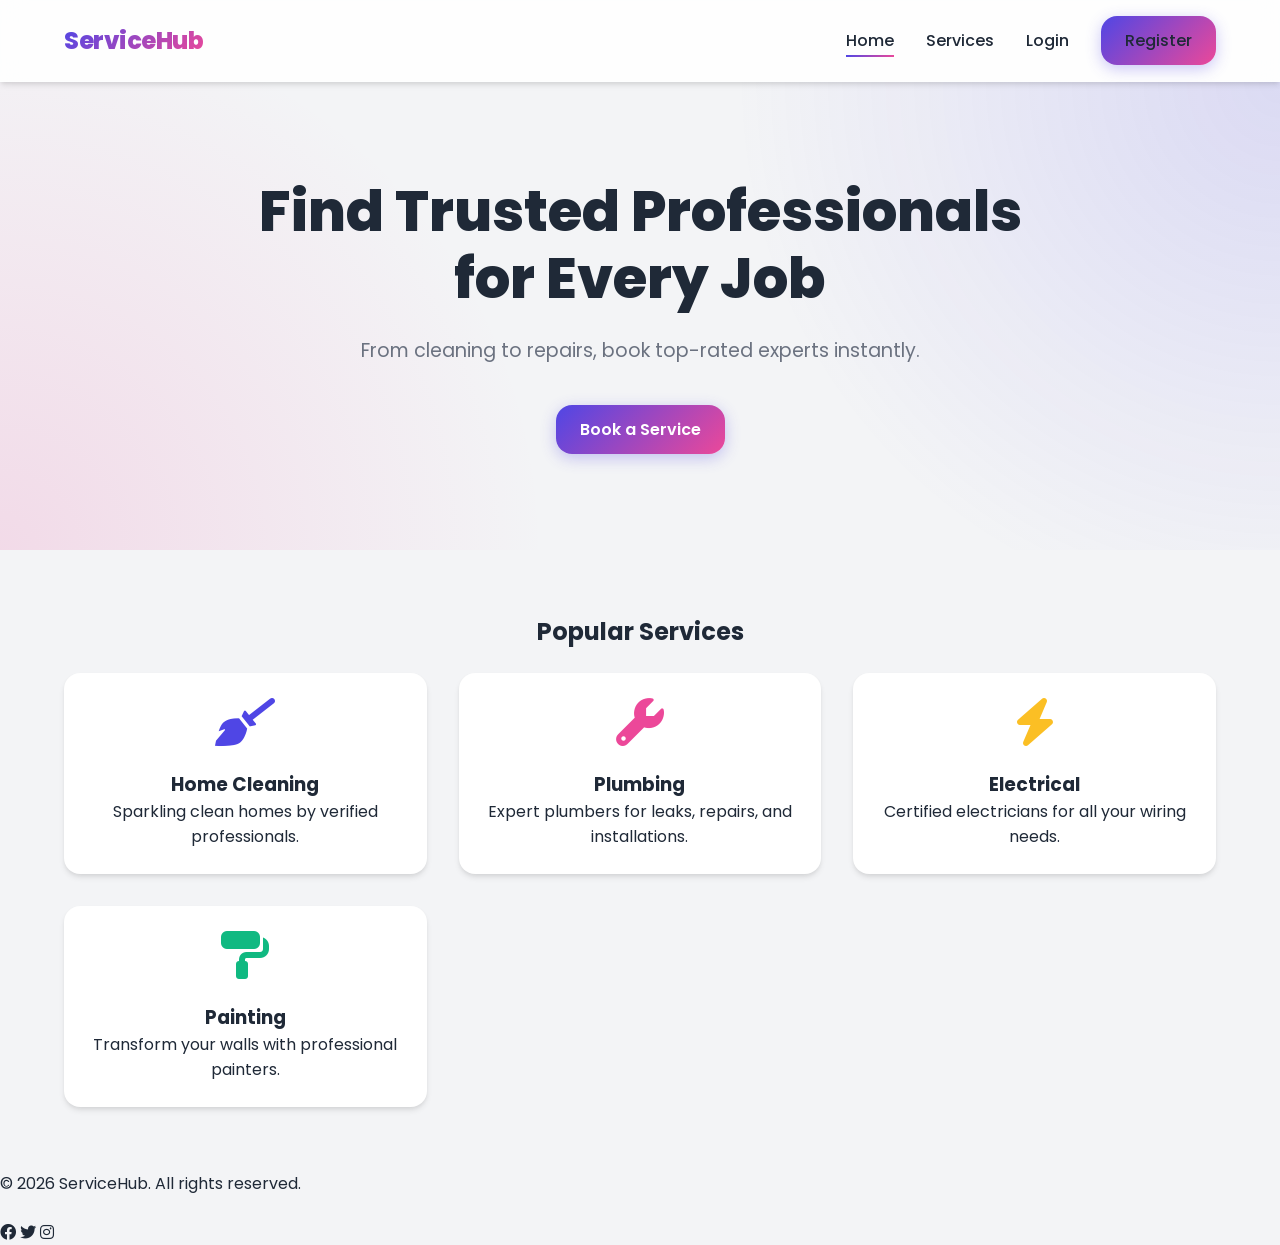
<file: servicehub/index.html>
<!DOCTYPE html>
<html lang="en">
<head>
    <meta charset="UTF-8">
    <meta name="viewport" content="width=device-width, initial-scale=1.0">
    <title>ServiceHub - Book Trusted Services</title>
    <link rel="stylesheet" href="css/style.css">
    <link href="https://fonts.googleapis.com/css2?family=Poppins:wght@300;400;500;600;700&display=swap" rel="stylesheet">
    <link rel="stylesheet" href="https://cdnjs.cloudflare.com/ajax/libs/font-awesome/6.0.0/css/all.min.css">
</head>
<body>
    <!-- Navbar -->
    <nav class="navbar">
        <div class="logo">ServiceHub</div>
        <div class="nav-links">
            <a href="index.html" class="active">Home</a>
            <a href="#services">Services</a>
            <a href="login.html">Login</a>
            <a href="register.html" class="btn btn-primary">Register</a>
        </div>
    </nav>

    <!-- Hero Section -->
    <section class="hero">
        <h1>Find Trusted Professionals<br>for Every Job</h1>
        <p>From cleaning to repairs, book top-rated experts instantly.</p>
        <a href="register.html" class="btn btn-primary">Book a Service</a>
    </section>

    <!-- Services Preview -->
    <section id="services" class="container" style="padding: 4rem 5%;">
        <h2 class="text-center mb-4">Popular Services</h2>
        <div class="grid-container">
            <div class="card text-center">
                <i class="fas fa-broom fa-3x mb-4" style="color: var(--primary-color);"></i>
                <h3>Home Cleaning</h3>
                <p class="text-light mt-2">Sparkling clean homes by verified professionals.</p>
            </div>
            <div class="card text-center">
                <i class="fas fa-wrench fa-3x mb-4" style="color: var(--secondary-color);"></i>
                <h3>Plumbing</h3>
                <p class="text-light mt-2">Expert plumbers for leaks, repairs, and installations.</p>
            </div>
            <div class="card text-center">
                <i class="fas fa-bolt fa-3x mb-4" style="color: #fbbf24;"></i>
                <h3>Electrical</h3>
                <p class="text-light mt-2">Certified electricians for all your wiring needs.</p>
            </div>
            <div class="card text-center">
                <i class="fas fa-paint-roller fa-3x mb-4" style="color: #10b981;"></i>
                <h3>Painting</h3>
                <p class="text-light mt-2">Transform your walls with professional painters.</p>
            </div>
        </div>
    </section>

    <!-- Footer -->
    <footer>
        <p>&copy; 2026 ServiceHub. All rights reserved.</p>
        <div class="social-links mt-4">
            <a href="#"><i class="fab fa-facebook"></i></a>
            <a href="#"><i class="fab fa-twitter"></i></a>
            <a href="#"><i class="fab fa-instagram"></i></a>
        </div>
    </footer>

    <script src="js/auth.js"></script>
    <script src="js/app.js"></script>
</body>
</html>
</file>
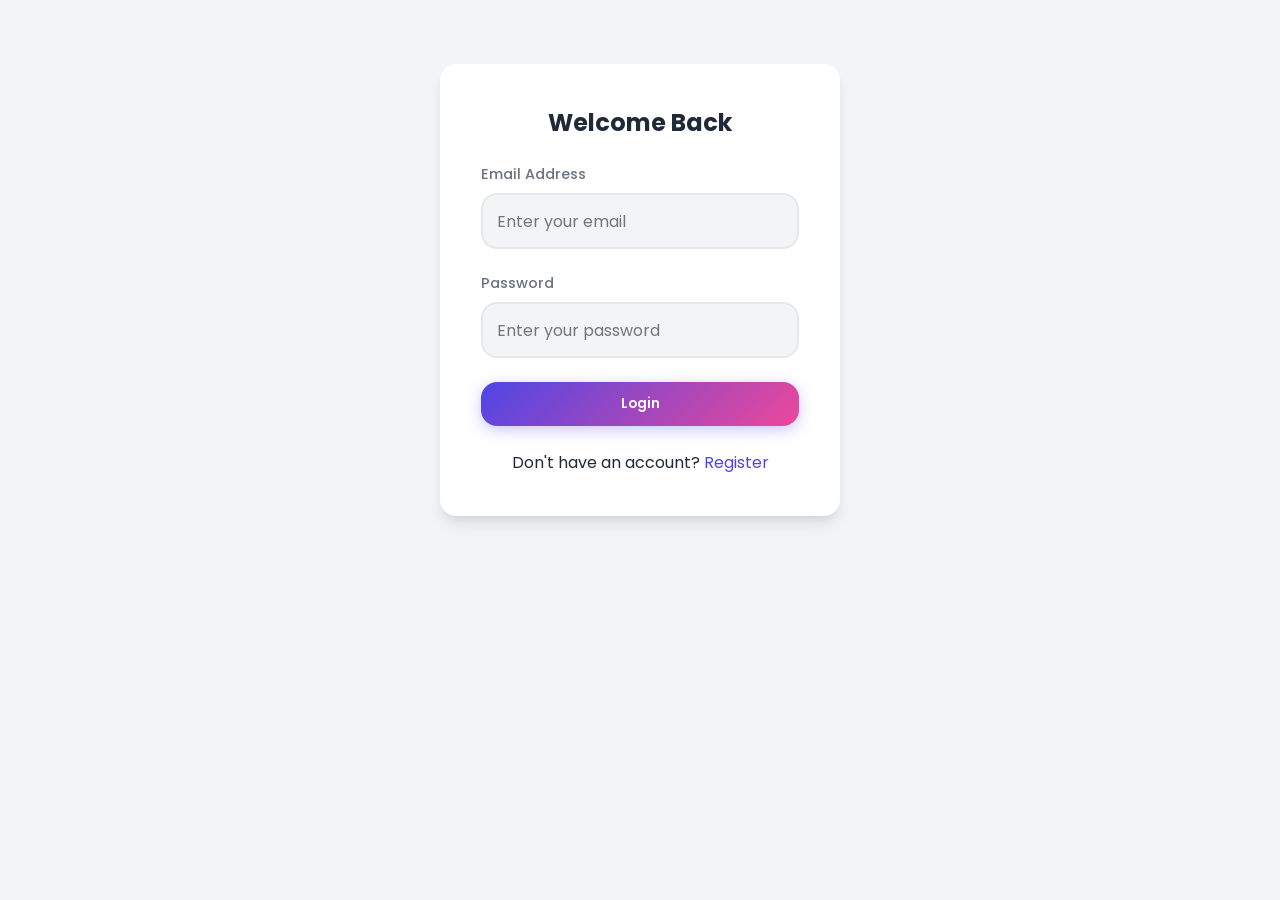
<file: servicehub/bookings.html>
<!DOCTYPE html>
<html lang="en">
<head>
    <meta charset="UTF-8">
    <meta name="viewport" content="width=device-width, initial-scale=1.0">
    <title>My Bookings - ServiceHub</title>
    <link rel="stylesheet" href="css/style.css">
    <link href="https://fonts.googleapis.com/css2?family=Poppins:wght@300;400;500;600;700&display=swap" rel="stylesheet">
    <link rel="stylesheet" href="https://cdnjs.cloudflare.com/ajax/libs/font-awesome/6.0.0/css/all.min.css">
</head>
<body>
    <!-- Navbar -->
    <nav class="navbar">
        <div class="logo">ServiceHub</div>
        <div class="nav-links">
            <a href="dashboard-customer.html">Dashboard</a>
            <a href="bookings.html" class="active">My Bookings</a>
            <a href="profile.html">Profile</a>
            <a href="#" id="logoutBtn">Logout</a>
        </div>
    </nav>

    <div class="dashboard-container">
        <!-- Sidebar -->
        <aside class="sidebar">
            <ul class="sidebar-menu">
                <li><a href="dashboard-customer.html"><i class="fas fa-home"></i> Overview</a></li>
                <li><a href="bookings.html" class="active"><i class="fas fa-calendar-alt"></i> My Bookings</a></li>
                <li><a href="profile.html"><i class="fas fa-user"></i> Profile</a></li>
            </ul>
        </aside>

        <!-- Main Content -->
        <main class="main-content">
            <h2 class="mb-4">My Bookings</h2>

            <!-- Filter Tabs -->
            <div class="mb-4">
                <button class="btn btn-outline btn-sm active" onclick="filterBookings('all')">All</button>
                <button class="btn btn-outline btn-sm" onclick="filterBookings('pending')">Pending</button>
                <button class="btn btn-outline btn-sm" onclick="filterBookings('accepted')">Accepted</button>
                <button class="btn btn-outline btn-sm" onclick="filterBookings('completed')">Completed</button>
                <button class="btn btn-outline btn-sm" onclick="filterBookings('cancelled')">Cancelled</button>
            </div>

            <div id="bookingsList" class="grid-container">
                <!-- Bookings will be loaded here dynamically -->
            </div>
        </main>
    </div>

    <!-- Rating Modal -->
    <div id="ratingModal" class="modal">
        <div class="modal-content">
            <span class="close-modal">&times;</span>
            <h3>Rate Service</h3>
            <form id="ratingForm">
                <input type="hidden" id="ratingBookingId">
                <div class="form-group">
                    <label>Rating</label>
                    <div class="rating-stars">
                        <input type="radio" name="rating" value="5" id="star5"><label for="star5">★</label>
                        <input type="radio" name="rating" value="4" id="star4"><label for="star4">★</label>
                        <input type="radio" name="rating" value="3" id="star3"><label for="star3">★</label>
                        <input type="radio" name="rating" value="2" id="star2"><label for="star2">★</label>
                        <input type="radio" name="rating" value="1" id="star1"><label for="star1">★</label>
                    </div>
                </div>
                <div class="form-group">
                    <label>Comment</label>
                    <textarea id="ratingComment" class="form-control" rows="3"></textarea>
                </div>
                <button type="submit" class="btn btn-primary w-100">Submit Review</button>
            </form>
        </div>
    </div>

    <script src="js/auth.js"></script>
    <script src="js/app.js"></script>
    <script src="js/booking.js"></script>
    <script src="js/rating.js"></script>
    <script>
        // Custom filter function for this page
        function filterBookings(status) {
            const user = Auth.getCurrentUser();
            if (!user) return;

            const bookings = JSON.parse(localStorage.getItem('bookings')) || [];
            const userBookings = bookings.filter(b =>
                user.role === 'customer' ? b.customerId === user.id : b.providerId === user.id
            );

            const container = document.getElementById('bookingsList');
            container.innerHTML = '';

            const filtered = status === 'all' ? userBookings : userBookings.filter(b => b.status === status);

            if (filtered.length === 0) {
                container.innerHTML = '<p class="text-muted">No bookings found.</p>';
                return;
            }

            filtered.forEach(booking => {
                const card = document.createElement('div');
                card.className = `booking-card ${booking.status}`;
                card.innerHTML = `
                    <div class="flex-between mb-2">
                        <h4>${booking.serviceName}</h4>
                        <span class="status-badge ${booking.status}">${booking.status}</span>
                    </div>
                    <div class="booking-details text-muted">
                        <p><i class="far fa-calendar"></i> ${booking.date} at ${booking.time}</p>
                        <p><i class="fas fa-map-marker-alt"></i> ${booking.address}</p>
                        <p class="mt-2"><strong class="text-primary">${App.formatCurrency(booking.price)}</strong></p>
                        ${user.role === 'provider' ? `<p>Customer: ${booking.customerName}</p>` : `<p>Provider: ${booking.providerName}</p>`}
                    </div>
                    <div class="booking-actions mt-3">
                        ${Booking.renderActions(booking, user.role)}
                    </div>
                `;
                container.appendChild(card);
            });

            // Update active button state
            document.querySelectorAll('.btn-outline').forEach(btn => {
                btn.classList.remove('active', 'btn-primary');
                if (btn.innerText.toLowerCase() === status || (status === 'all' && btn.innerText === 'All')) {
                    btn.classList.add('active', 'btn-primary');
                }
            });
        }

        // Initial load
        document.addEventListener('DOMContentLoaded', () => {
            filterBookings('all');
        });
    </script>
</body>
</html>
</file>
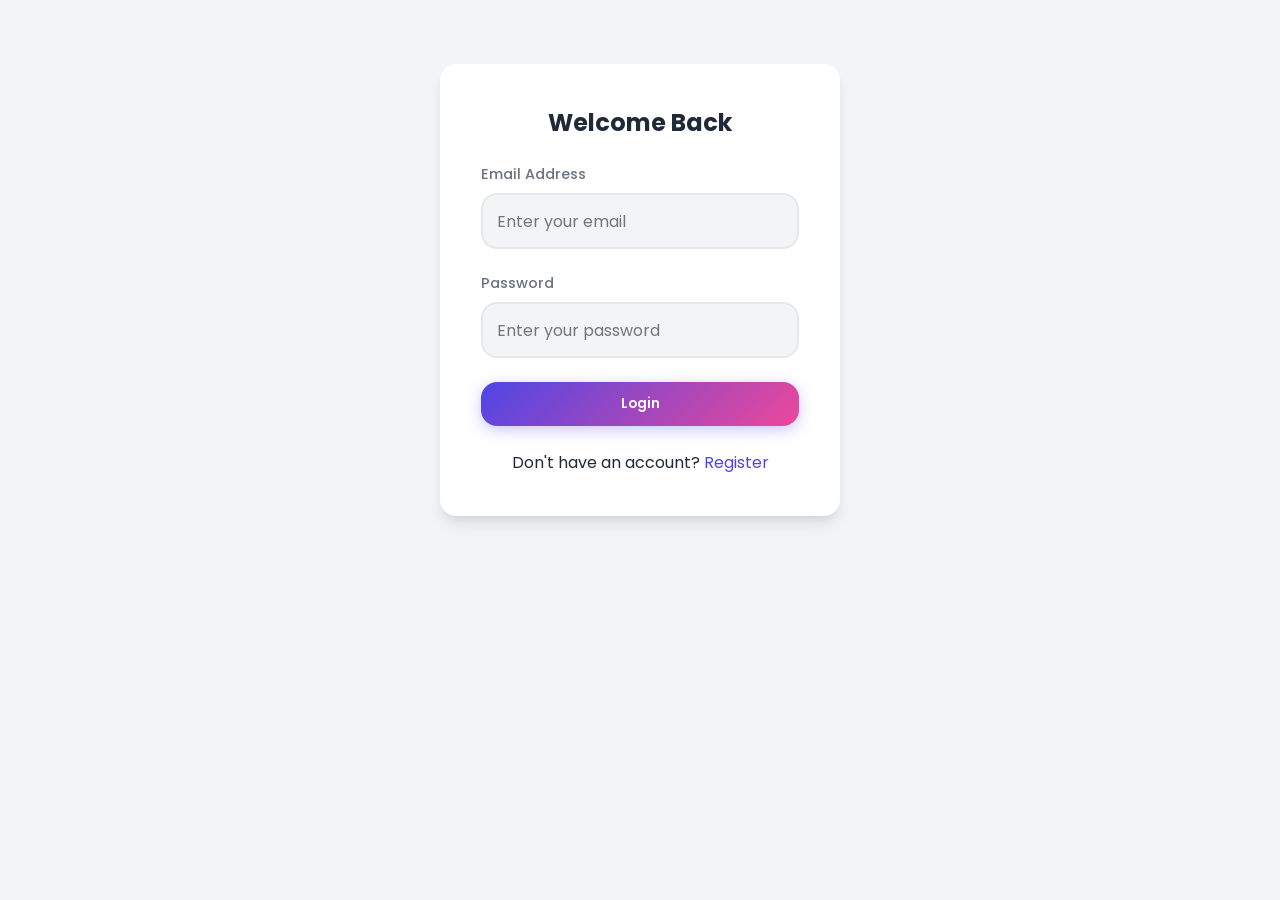
<file: servicehub/dashboard-customer.html>
<!DOCTYPE html>
<html lang="en">
<head>
    <meta charset="UTF-8">
    <meta name="viewport" content="width=device-width, initial-scale=1.0">
    <title>Customer Dashboard - ServiceHub</title>
    <link rel="stylesheet" href="css/style.css">
    <link href="https://fonts.googleapis.com/css2?family=Poppins:wght@300;400;500;600;700&display=swap" rel="stylesheet">
    <link rel="stylesheet" href="https://cdnjs.cloudflare.com/ajax/libs/font-awesome/6.0.0/css/all.min.css">
</head>
<body>
    <!-- Navbar -->
    <nav class="navbar">
        <div class="logo">ServiceHub</div>
        <div class="nav-links">
            <a href="dashboard-customer.html" class="active">Dashboard</a>
            <a href="bookings.html">My Bookings</a>
            <a href="profile.html">Profile</a>
            <a href="#" id="logoutBtn">Logout</a>
        </div>
    </nav>

    <div class="dashboard-container">
        <!-- Sidebar -->
        <aside class="sidebar">
            <ul class="sidebar-menu">
                <li><a href="dashboard-customer.html" class="active"><i class="fas fa-home"></i> Overview</a></li>
                <li><a href="bookings.html"><i class="fas fa-calendar-alt"></i> My Bookings</a></li>
                <li><a href="profile.html"><i class="fas fa-user"></i> Profile</a></li>
            </ul>
        </aside>

        <!-- Main Content -->
        <main class="main-content">
            <div class="welcome-section mb-4">
                <h2>Welcome back, <span id="userName">User</span>!</h2>
                <p class="text-light">Find and book the best services near you.</p>
            </div>

            <!-- Pending Reviews Section -->
            <section id="pendingReviews" class="mb-4">
                <h3 class="mb-4">Pending Reviews</h3>
                <div id="pendingReviewsList" class="grid-container">
                    <!-- Pending reviews will be loaded here -->
                </div>
            </section>

            <!-- Search & Filter -->
            <div class="search-filter mb-4 flex-between">
                <input type="text" id="searchService" class="form-control" placeholder="Search services..." style="max-width: 300px;">
                <select id="categoryFilter" class="form-control" style="max-width: 200px;">
                    <option value="all">All Categories</option>
                    <option value="Cleaning">Cleaning</option>
                    <option value="Plumbing">Plumbing</option>
                    <option value="Electrician">Electrician</option>
                    <option value="Beauty">Beauty</option>
                    <option value="Gardening">Gardening</option>
                </select>
            </div>

            <!-- Services Grid -->
            <h3 class="mb-4">Available Services</h3>
            <div id="servicesGrid" class="grid-container mb-4">
                <!-- Services will be loaded here dynamically -->
            </div>
        </main>
    </div>

    <!-- Multi-Step Booking Modal -->
    <div id="bookingModal" class="modal">
        <div class="modal-content">
            <span class="close-modal">&times;</span>

            <!-- Step 1: Booking Details -->
            <div id="step-details" class="step-content active">
                <h3>Book Service</h3>
                <form id="bookingForm">
                    <input type="hidden" id="serviceId">
                    <div class="form-group">
                        <label>Date</label>
                        <input type="date" id="bookingDate" class="form-control" required>
                    </div>
                    <div class="form-group">
                        <label>Time</label>
                        <input type="time" id="bookingTime" class="form-control" required>
                    </div>
                    <div class="form-group">
                        <label>Address</label>
                        <textarea id="bookingAddress" class="form-control" rows="3" required></textarea>
                    </div>
                    <button type="button" id="toPaymentBtn" class="btn btn-primary w-100">Proceed to Payment</button>
                </form>
            </div>

            <!-- Step 2: Payment -->
            <div id="step-payment" class="step-content">
                <h3><i class="fas fa-lock text-primary"></i> Secure Payment</h3>

                <div class="invoice-box mb-4">
                    <div class="flex-between">
                        <span>Service:</span>
                        <strong id="summaryServiceName">Service Name</strong>
                    </div>
                    <div class="flex-between mt-2">
                        <span>Total:</span>
                        <strong id="summaryServicePrice" class="text-primary">$0.00</strong>
                    </div>
                </div>

                <label class="mb-2 d-block">Select Payment Method</label>
                <div class="payment-methods">
                    <div class="payment-option selected" data-method="card">
                        <i class="fas fa-credit-card"></i>
                        <div>Card</div>
                    </div>
                    <div class="payment-option" data-method="upi">
                        <i class="fas fa-mobile-alt"></i>
                        <div>UPI</div>
                    </div>
                    <div class="payment-option" data-method="wallet">
                        <i class="fas fa-wallet"></i>
                        <div>Wallet</div>
                    </div>
                </div>

                <div class="secure-badge mb-4">
                    <i class="fas fa-shield-alt"></i> Your payment is 100% secure and encrypted.
                </div>

                <div class="flex-between gap-2">
                    <button type="button" id="backToDetailsBtn" class="btn btn-outline w-50">Back</button>
                    <button type="button" id="confirmPaymentBtn" class="btn btn-primary w-50">Pay <span id="payAmount">$0.00</span></button>
                </div>
            </div>

            <!-- Step 3: Success -->
            <div id="step-success" class="step-content text-center">
                <div class="success-animation">
                    <div class="checkmark-circle">
                        <i class="fas fa-check checkmark"></i>
                    </div>
                    <h3>Payment Successful!</h3>
                    <p class="text-muted">Your booking has been confirmed.</p>
                </div>

                <div class="invoice-box">
                    <div class="flex-between">
                        <span>Invoice ID:</span>
                        <strong id="invoiceId">#INV-000</strong>
                    </div>
                    <div class="flex-between mt-2">
                        <span>Date:</span>
                        <span id="invoiceDate">Oct 24, 2023</span>
                    </div>
                    <div class="flex-between mt-2">
                        <span>Amount Paid:</span>
                        <strong id="invoiceAmount" class="text-success">$0.00</strong>
                    </div>
                </div>

                <button onclick="Booking.downloadInvoice()" class="btn btn-outline w-100 mb-2">
                    <i class="fas fa-download"></i> Download Invoice
                </button>
                <button onclick="window.location.href='bookings.html'" class="btn btn-primary w-100">
                    View My Bookings
                </button>
            </div>

        </div>
    </div>

    <!-- Rating Modal -->
    <div id="ratingModal" class="modal">
        <div class="modal-content">
            <span class="close-modal">&times;</span>
            <h3>Rate Service</h3>
            <form id="ratingForm">
                <input type="hidden" id="ratingBookingId">
                <div class="form-group">
                    <label>Rating</label>
                    <div class="rating-stars">
                        <input type="radio" name="rating" value="5" id="star5"><label for="star5">★</label>
                        <input type="radio" name="rating" value="4" id="star4"><label for="star4">★</label>
                        <input type="radio" name="rating" value="3" id="star3"><label for="star3">★</label>
                        <input type="radio" name="rating" value="2" id="star2"><label for="star2">★</label>
                        <input type="radio" name="rating" value="1" id="star1"><label for="star1">★</label>
                    </div>
                </div>
                <div class="form-group">
                    <label>Comment</label>
                    <textarea id="ratingComment" class="form-control" rows="3"></textarea>
                </div>
                <button type="submit" class="btn btn-primary w-100">Submit Review</button>
            </form>
        </div>
    </div>

    <script src="js/auth.js"></script>
    <script src="js/app.js"></script>
    <script src="js/booking.js"></script>
    <script src="js/rating.js"></script>
    <script>
        const user = Auth.getCurrentUser();
        if (user) {
            document.getElementById('userName').innerText = user.name;
        }

        // Helper: Get Service Image
        function getServiceImage(serviceId) {
            const services = JSON.parse(localStorage.getItem('services')) || [];
            const service = services.find(s => s.id === serviceId);
            return service ? (service.image || 'https://via.placeholder.com/300x200?text=Service') : 'https://via.placeholder.com/300x200?text=Service';
        }

        // Load Pending Reviews
        function loadPendingReviews() {
            if (!user) return;
            const bookings = JSON.parse(localStorage.getItem('bookings')) || [];
            const ratings = JSON.parse(localStorage.getItem('ratings')) || [];
            const ratedBookingIds = ratings.map(r => r.bookingId);

            const pending = bookings.filter(b =>
                b.customerId === user.id &&
                b.status === 'completed' &&
                !ratedBookingIds.includes(b.id)
            );

            const container = document.getElementById('pendingReviewsList');
            container.innerHTML = '';

            if (pending.length === 0) {
                document.getElementById('pendingReviews').style.display = 'none';
                return;
            }

            document.getElementById('pendingReviews').style.display = 'block';
            pending.forEach(booking => {
                const card = document.createElement('div');
                card.className = 'card';
                const imgSrc = getServiceImage(booking.serviceId);

                card.innerHTML = `
                    <div class="review-card-layout">
                        <img src="${imgSrc}" alt="${booking.serviceName}" class="review-card-img">
                        <div style="flex-grow: 1;">
                            <h5 class="mb-1">${booking.serviceName}</h5>
                            <p class="text-muted text-sm">Completed on ${App.formatDate(booking.createdAt)}</p>
                        </div>
                        <button onclick="Rating.openRateModal('${booking.id}')" class="btn btn-primary btn-sm">Rate Now</button>
                    </div>
                `;
                container.appendChild(card);
            });
        }

        // Load Services
        function loadServices() {
            const services = JSON.parse(localStorage.getItem('services')) || [];
            const container = document.getElementById('servicesGrid');
            const filter = document.getElementById('categoryFilter').value;
            const search = document.getElementById('searchService').value.toLowerCase();

            container.innerHTML = '';

            const filteredServices = services.filter(s => {
                const matchesCategory = filter === 'all' || s.category === filter;
                const matchesSearch = s.name.toLowerCase().includes(search) || s.description.toLowerCase().includes(search);
                return matchesCategory && matchesSearch;
            });

            if (filteredServices.length === 0) {
                container.innerHTML = '<p class="text-muted">No services found.</p>';
                return;
            }

            filteredServices.forEach(service => {
                const card = document.createElement('div');
                card.className = 'card';
                const imgSrc = service.image || 'https://via.placeholder.com/300x200?text=Service';

                card.innerHTML = `
                    <img src="${imgSrc}" alt="${service.name}" class="service-img">
                    <h4>${service.name}</h4>
                    <p class="text-light text-sm mb-2">${service.category}</p>
                    <p class="text-muted" style="flex-grow: 1;">${service.description}</p>
                    <div class="flex-between mt-4">
                        <span class="service-price">${App.formatCurrency(service.price)}</span>
                        <span class="rating-stars">★ ${service.rating} (${service.reviews})</span>
                    </div>
                    <button onclick="Booking.openBookingModal('${service.id}')" class="btn btn-primary w-100 mt-4">Book Now</button>
                `;
                container.appendChild(card);
            });
        }

        // Initial Load
        loadPendingReviews();
        loadServices();

        // Event Listeners for Filter/Search
        document.getElementById('categoryFilter').addEventListener('change', loadServices);
        document.getElementById('searchService').addEventListener('input', loadServices);
    </script>
</body>
</html>
</file>
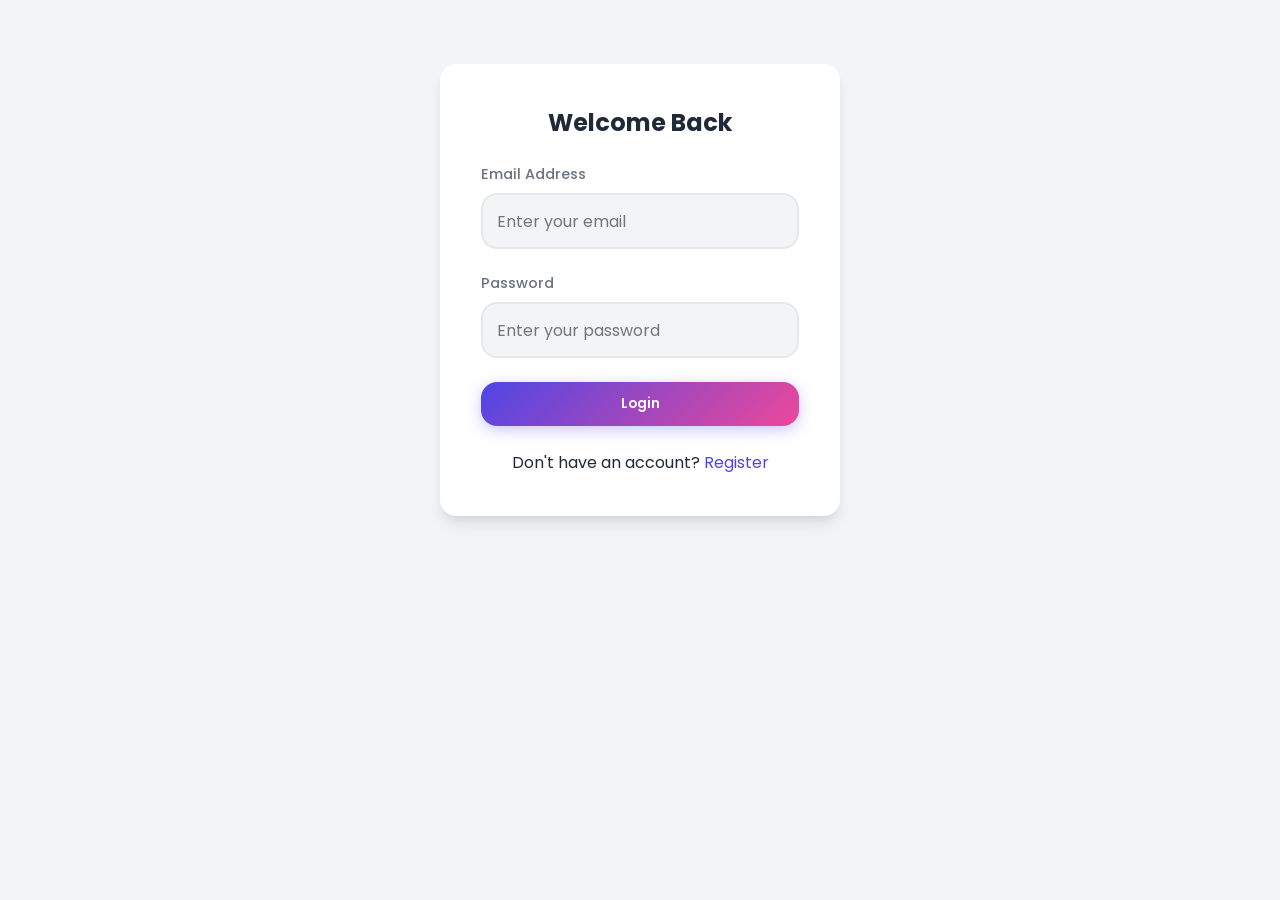
<file: servicehub/dashboard-provider.html>
<!DOCTYPE html>
<html lang="en">
<head>
    <meta charset="UTF-8">
    <meta name="viewport" content="width=device-width, initial-scale=1.0">
    <title>Provider Dashboard - ServiceHub</title>
    <link rel="stylesheet" href="css/style.css">
    <link href="https://fonts.googleapis.com/css2?family=Poppins:wght@300;400;500;600;700&display=swap" rel="stylesheet">
    <link rel="stylesheet" href="https://cdnjs.cloudflare.com/ajax/libs/font-awesome/6.0.0/css/all.min.css">
</head>
<body>
    <!-- Navbar -->
    <nav class="navbar">
        <div class="logo">ServiceHub</div>
        <div class="nav-links">
            <a href="dashboard-provider.html" class="active">Dashboard</a>
            <a href="bookings.html">Bookings</a>
            <a href="profile.html">Profile</a>
            <a href="#" id="logoutBtn">Logout</a>
        </div>
    </nav>

    <div class="dashboard-container">
        <!-- Sidebar -->
        <aside class="sidebar">
            <ul class="sidebar-menu">
                <li><a href="dashboard-provider.html" class="active"><i class="fas fa-tachometer-alt"></i> Overview</a></li>
                <li><a href="bookings.html"><i class="fas fa-calendar-check"></i> Bookings</a></li>
                <li><a href="profile.html"><i class="fas fa-user"></i> Profile</a></li>
            </ul>
        </aside>

        <!-- Main Content -->
        <main class="main-content">
            <div class="welcome-section mb-4">
                <h2>Welcome, <span id="providerName">Provider</span>!</h2>
                <p class="text-light">Manage your services and bookings.</p>
            </div>

            <!-- Overview -->
            <section id="overview">
                <h3 class="mb-4">At a Glance</h3>
                <div class="grid-container">
                    <div class="card text-center">
                        <i class="fas fa-wallet fa-2x mb-2 text-primary"></i>
                        <h4>Total Earnings</h4>
                        <p id="totalEarnings" class="service-price">$0.00</p>
                    </div>
                    <div class="card text-center">
                        <i class="fas fa-clock fa-2x mb-2 text-primary"></i>
                        <h4>Pending Bookings</h4>
                        <p id="pendingBookings" class="service-price">0</p>
                    </div>
                    <div class="card text-center">
                        <i class="fas fa-star fa-2x mb-2 text-primary"></i>
                        <h4>Average Rating</h4>
                        <p id="averageRating" class="service-price">N/A</p>
                    </div>
                </div>
            </section>

            <!-- My Services -->
            <section id="services" class="mt-4">
                <div class="flex-between mb-4">
                    <h3>My Services</h3>
                    <button id="openAddServiceModal" class="btn btn-primary btn-sm">
                        <i class="fas fa-plus"></i> Add New Service
                    </button>
                </div>

                <div id="myServicesList" class="grid-container mb-4">
                    <!-- Provider's services will be loaded here -->
                </div>
            </section>
        </main>
    </div>

    <!-- Add Service Modal -->
    <div id="addServiceModal" class="modal">
        <div class="modal-content">
            <span class="close-modal">&times;</span>
            <h3>Add New Service</h3>
            <form id="addServiceForm">
                <div class="form-group">
                    <label>Service Name</label>
                    <input type="text" id="serviceName" class="form-control" required>
                </div>
                <div class="form-group">
                    <label>Category</label>
                    <select id="serviceCategory" class="form-control">
                        <option>Cleaning</option>
                        <option>Plumbing</option>
                        <option>Electrician</option>
                        <option>Beauty</option>
                        <option>Gardening</option>
                        <option>Other</option>
                    </select>
                </div>
                <div class="form-group">
                    <label>Description</label>
                    <textarea id="serviceDescription" class="form-control" rows="3"></textarea>
                </div>
                <div class="form-group">
                    <label>Price ($)</label>
                    <input type="number" id="servicePrice" class="form-control" required>
                </div>
                <div class="form-group">
                    <label>Image URL (Optional)</label>
                    <input type="url" id="serviceImage" class="form-control" placeholder="https://example.com/image.jpg">
                </div>
                <button type="submit" class="btn btn-primary w-100">Add Service</button>
            </form>
        </div>
    </div>

    <script src="js/auth.js"></script>
    <script src="js/app.js"></script>
    <script src="js/booking.js"></script>
    <script>
        const user = Auth.getCurrentUser();
        if (user) {
            document.getElementById('providerName').innerText = user.name;
        }

        // Load Provider-specific data
        function loadProviderDashboard() {
            if (!user) return;

            const services = JSON.parse(localStorage.getItem('services')) || [];
            const bookings = JSON.parse(localStorage.getItem('bookings')) || [];
            const ratings = JSON.parse(localStorage.getItem('ratings')) || [];

            const myServices = services.filter(s => s.providerId === user.id);
            const myBookings = bookings.filter(b => b.providerId === user.id);
            const myRatings = ratings.filter(r => r.providerId === user.id);

            // Overview Stats
            const totalEarnings = myBookings
                .filter(b => b.status === 'completed')
                .reduce((sum, b) => sum + b.price, 0);

            const pendingBookings = myBookings.filter(b => b.status === 'pending').length;

            const avgRating = myRatings.length > 0
                ? (myRatings.reduce((sum, r) => sum + r.rating, 0) / myRatings.length).toFixed(1)
                : 'N/A';

            document.getElementById('totalEarnings').innerText = App.formatCurrency(totalEarnings);
            document.getElementById('pendingBookings').innerText = pendingBookings;
            document.getElementById('averageRating').innerText = avgRating;

            // Load My Services
            const servicesContainer = document.getElementById('myServicesList');
            servicesContainer.innerHTML = '';

            if (myServices.length === 0) {
                servicesContainer.innerHTML = '<p class="text-muted">You haven\'t added any services yet.</p>';
            }

            myServices.forEach(service => {
                const card = document.createElement('div');
                card.className = 'card';
                const imgSrc = service.image || 'https://via.placeholder.com/300x200?text=Service';

                card.innerHTML = `
                    <img src="${imgSrc}" alt="${service.name}" class="service-img">
                    <h4>${service.name}</h4>
                    <p class="text-light mb-2">${service.category}</p>
                    <div class="flex-between mt-auto">
                        <span class="service-price">${App.formatCurrency(service.price)}</span>
                        <span class="rating-stars">★ ${service.rating || 'N/A'}</span>
                    </div>
                `;
                servicesContainer.appendChild(card);
            });
        }

        // Modal Logic for Add Service
        const addServiceModal = document.getElementById('addServiceModal');
        const openAddServiceBtn = document.getElementById('openAddServiceModal');

        openAddServiceBtn.addEventListener('click', () => {
            addServiceModal.classList.add('active');
        });

        // Add New Service
        document.getElementById('addServiceForm').addEventListener('submit', (e) => {
            e.preventDefault();
            if (!user) return;

            const newService = {
                id: App.generateId(),
                providerId: user.id,
                providerName: user.name,
                category: document.getElementById('serviceCategory').value,
                name: document.getElementById('serviceName').value,
                description: document.getElementById('serviceDescription').value,
                price: parseFloat(document.getElementById('servicePrice').value),
                image: document.getElementById('serviceImage').value || 'https://via.placeholder.com/300x200?text=Service',
                rating: 0,
                reviews: 0
            };

            const services = JSON.parse(localStorage.getItem('services')) || [];
            services.push(newService);
            localStorage.setItem('services', JSON.stringify(services));

            App.showToast('Service added successfully!', 'success');
            e.target.reset();
            addServiceModal.classList.remove('active');
            loadProviderDashboard();
        });

        // Initial Load
        loadProviderDashboard();
    </script>
</body>
</html>
</file>
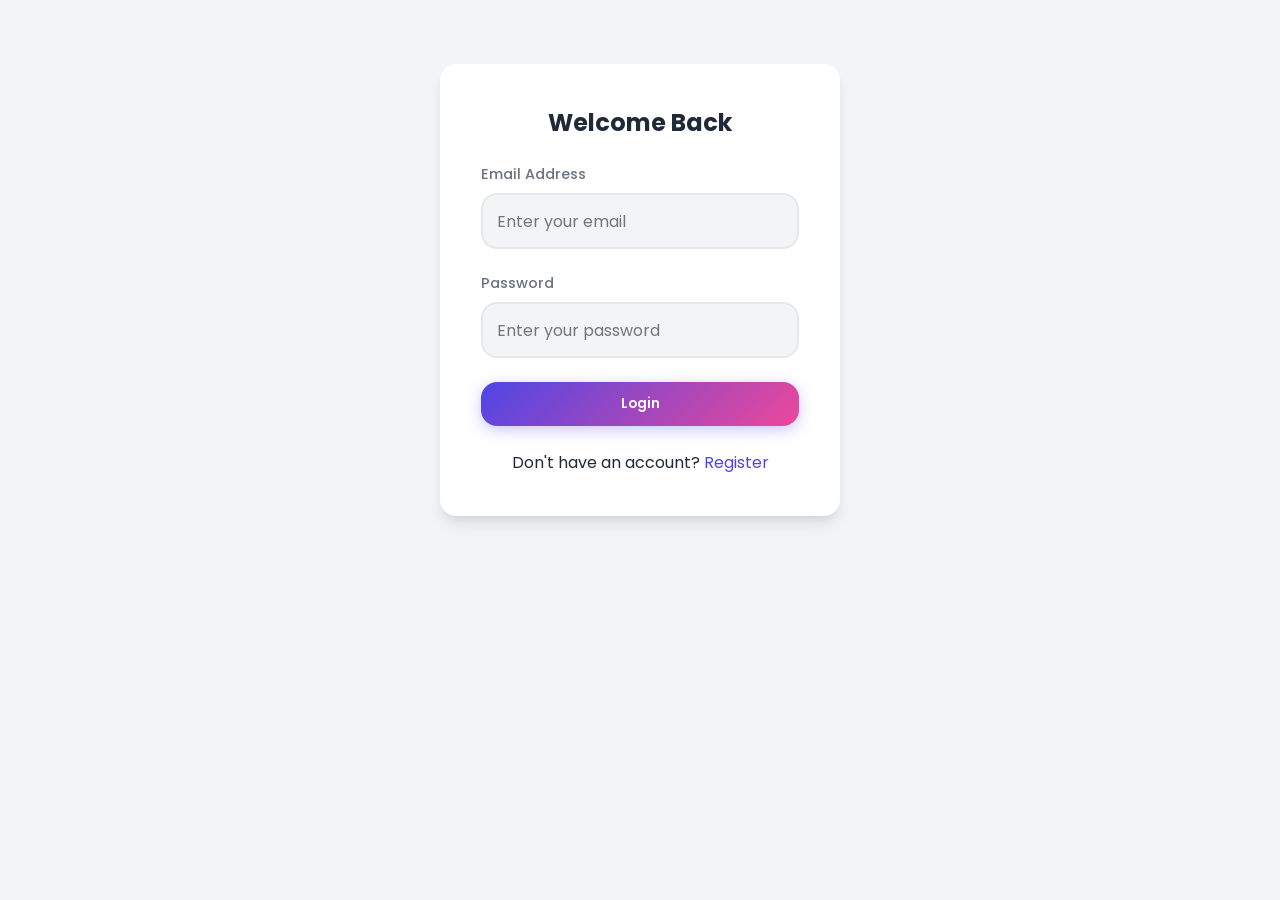
<file: servicehub/login.html>
<!DOCTYPE html>
<html lang="en">
<head>
    <meta charset="UTF-8">
    <meta name="viewport" content="width=device-width, initial-scale=1.0">
    <title>Login - ServiceHub</title>
    <link rel="stylesheet" href="css/style.css">
    <link href="https://fonts.googleapis.com/css2?family=Poppins:wght@300;400;500;600;700&display=swap" rel="stylesheet">
</head>
<body>
    <div class="auth-container">
        <h2 class="text-center mb-4">Welcome Back</h2>
        <form id="loginForm" novalidate>
            <div class="form-group">
                <label for="email">Email Address</label>
                <input type="email" id="email" name="email" class="form-control" placeholder="Enter your email">
            </div>
            <div class="form-group">
                <label for="password">Password</label>
                <input type="password" id="password" name="password" class="form-control" placeholder="Enter your password">
            </div>
            <button type="submit" class="btn btn-primary w-100">Login</button>
            <p class="text-center mt-4">
                Don't have an account? <a href="register.html" class="text-primary">Register</a>
            </p>
        </form>
    </div>

    <script src="js/auth.js"></script>
    <script src="js/app.js"></script>
</body>
</html>
</file>
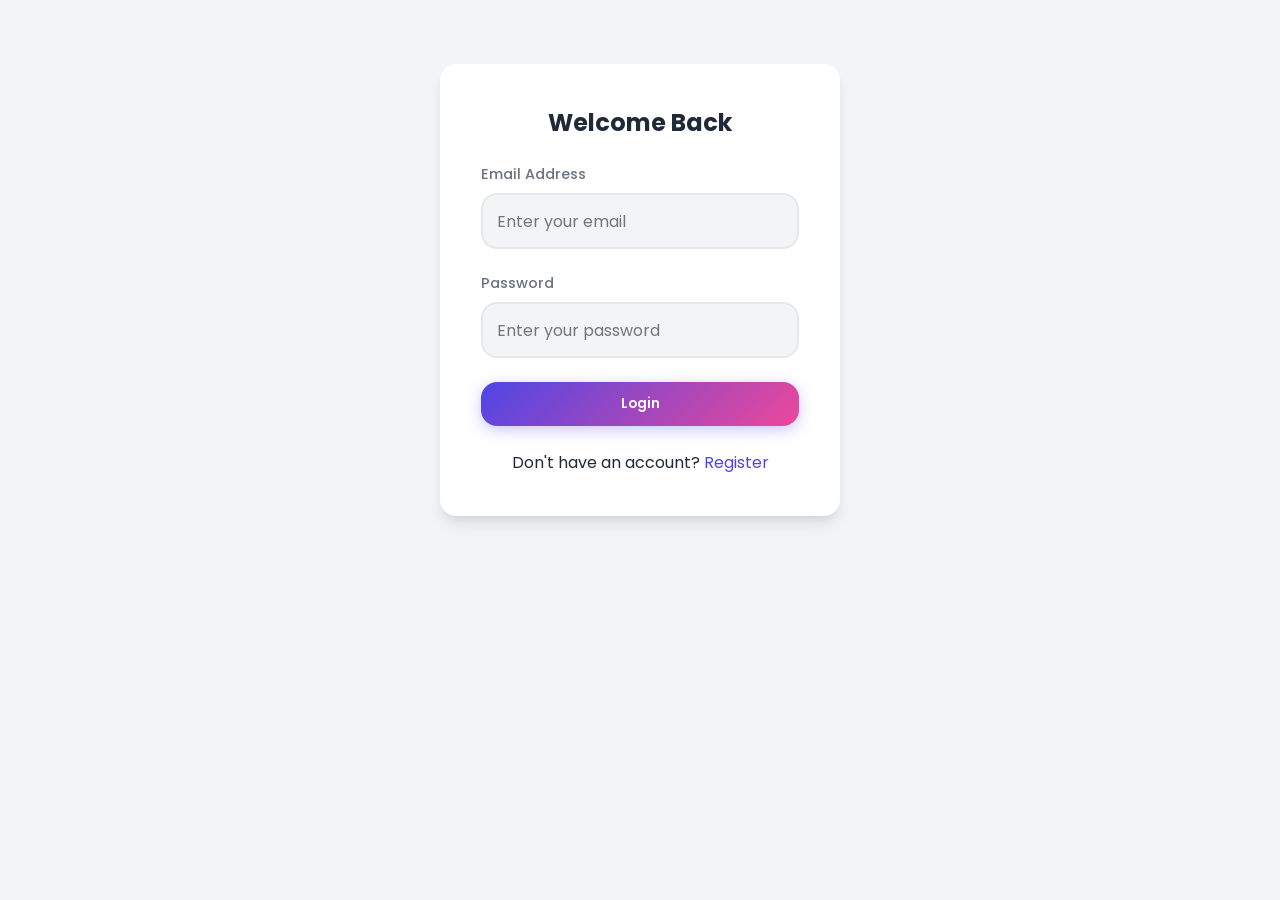
<file: servicehub/profile.html>
<!DOCTYPE html>
<html lang="en">
<head>
    <meta charset="UTF-8">
    <meta name="viewport" content="width=device-width, initial-scale=1.0">
    <title>My Profile - ServiceHub</title>
    <link rel="stylesheet" href="css/style.css">
    <link href="https://fonts.googleapis.com/css2?family=Poppins:wght@300;400;500;600;700&display=swap" rel="stylesheet">
    <link rel="stylesheet" href="https://cdnjs.cloudflare.com/ajax/libs/font-awesome/6.0.0/css/all.min.css">
</head>
<body>
    <!-- Navbar -->
    <nav class="navbar">
        <div class="logo">ServiceHub</div>
        <div class="nav-links">
            <a href="dashboard-customer.html">Dashboard</a>
            <a href="bookings.html">My Bookings</a>
            <a href="profile.html" class="active">Profile</a>
            <a href="#" id="logoutBtn">Logout</a>
        </div>
    </nav>

    <div class="dashboard-container">
        <!-- Sidebar -->
        <aside class="sidebar">
            <ul class="sidebar-menu">
                <li><a href="dashboard-customer.html"><i class="fas fa-home"></i> Overview</a></li>
                <li><a href="bookings.html"><i class="fas fa-calendar-alt"></i> My Bookings</a></li>
                <li><a href="profile.html" class="active"><i class="fas fa-user"></i> Profile</a></li>
            </ul>
        </aside>

        <!-- Main Content -->
        <main class="main-content">
            <h2 class="mb-4">My Profile</h2>

            <div class="profile-header">
                <div class="profile-avatar" id="profileAvatar">
                    <!-- Initials will be inserted here -->
                </div>
                <div>
                    <h3 id="profileName">User Name</h3>
                    <p class="text-muted" id="profileEmail">user@example.com</p>
                    <span class="status-badge accepted" id="profileRole">Customer</span>
                </div>
            </div>

            <div class="card mb-4">
                <h3 class="mb-4">Account Details</h3>
                <form id="profileForm">
                    <div class="form-group">
                        <label>Full Name</label>
                        <input type="text" id="editName" class="form-control" readonly>
                    </div>
                    <div class="form-group">
                        <label>Email Address</label>
                        <input type="email" id="editEmail" class="form-control" readonly>
                    </div>
                    <div class="form-group">
                        <label>Member Since</label>
                        <input type="text" id="joinedDate" class="form-control" readonly>
                    </div>
                </form>
            </div>
        </main>
    </div>

    <script src="js/auth.js"></script>
    <script src="js/app.js"></script>
    <script>
        document.addEventListener('DOMContentLoaded', () => {
            const user = Auth.getCurrentUser();
            if (user) {
                // Update Header
                document.getElementById('profileName').innerText = user.name;
                document.getElementById('profileEmail').innerText = user.email;
                document.getElementById('profileRole').innerText = user.role.charAt(0).toUpperCase() + user.role.slice(1);

                // Update Avatar
                const initials = user.name.split(' ').map(n => n[0]).join('').toUpperCase();
                document.getElementById('profileAvatar').innerText = initials.substring(0, 2);

                // Update Form
                document.getElementById('editName').value = user.name;
                document.getElementById('editEmail').value = user.email;
                document.getElementById('joinedDate').value = App.formatDate(user.joinedDate);
            }
        });
    </script>
</body>
</html>
</file>
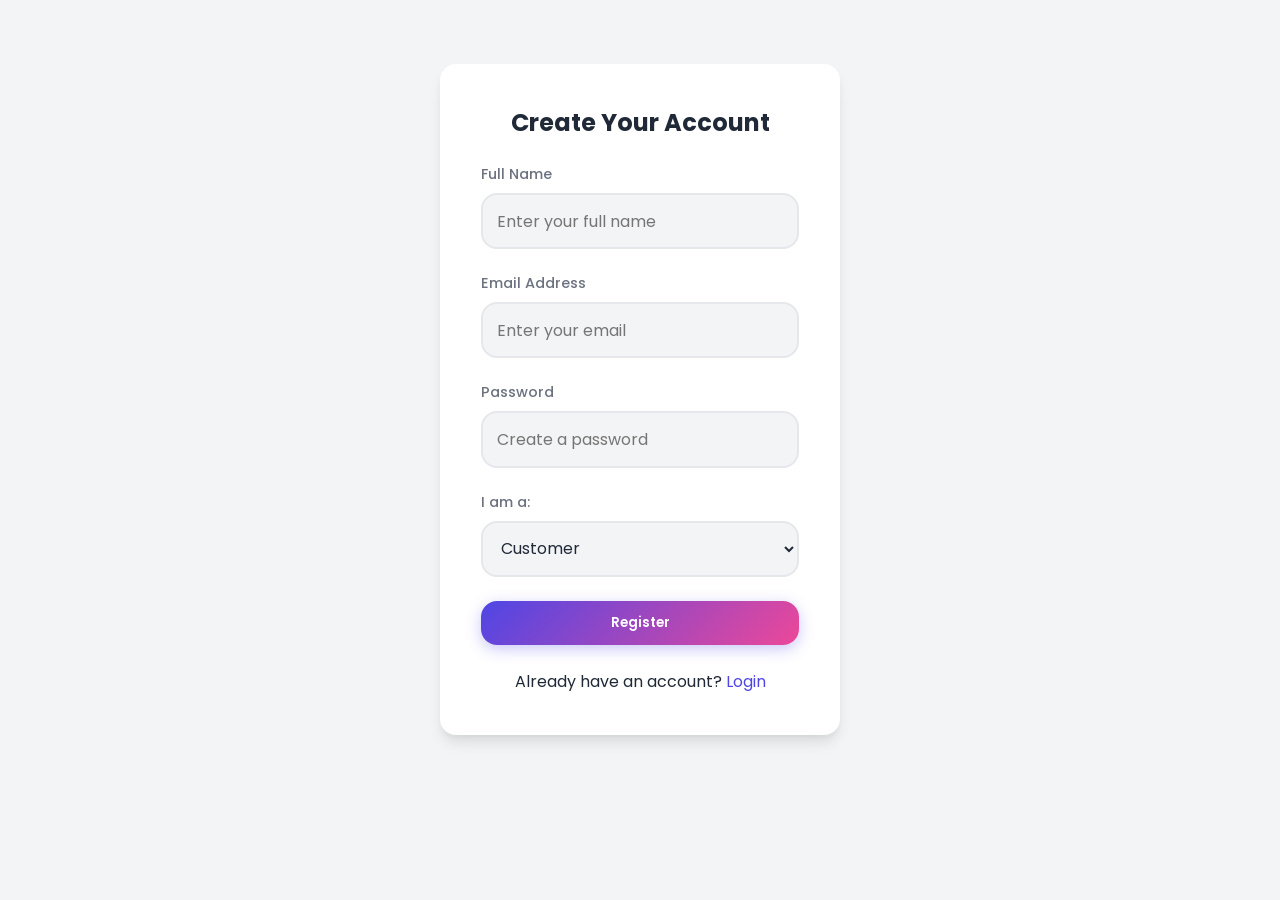
<file: servicehub/register.html>
<!DOCTYPE html>
<html lang="en">
<head>
    <meta charset="UTF-8">
    <meta name="viewport" content="width=device-width, initial-scale=1.0">
    <title>Register - ServiceHub</title>
    <link rel="stylesheet" href="css/style.css">
    <link href="https://fonts.googleapis.com/css2?family=Poppins:wght@300;400;500;600;700&display=swap" rel="stylesheet">
</head>
<body>
    <div class="auth-container">
        <h2 class="text-center mb-4">Create Your Account</h2>
        <form id="registerForm" novalidate>
            <div class="form-group">
                <label for="name">Full Name</label>
                <input type="text" id="name" name="name" class="form-control" placeholder="Enter your full name">
            </div>
            <div class="form-group">
                <label for="email">Email Address</label>
                <input type="email" id="email" name="email" class="form-control" placeholder="Enter your email">
            </div>
            <div class="form-group">
                <label for="password">Password</label>
                <input type="password" id="password" name="password" class="form-control" placeholder="Create a password">
            </div>
            <div class="form-group">
                <label for="role">I am a:</label>
                <select id="role" name="role" class="form-control">
                    <option value="customer">Customer</option>
                    <option value="provider">Service Provider</option>
                </select>
            </div>
            <button type="submit" class="btn btn-primary w-100">Register</button>
            <p class="text-center mt-4">
                Already have an account? <a href="login.html" class="text-primary">Login</a>
            </p>
        </form>
    </div>

    <script src="js/auth.js"></script>
    <script src="js/app.js"></script>
</body>
</html>
</file>
<file: servicehub/css/style.css>
/*
   ServiceHub - Modern Marketplace Style
   Theme: Soft Gradients, Glassmorphism, Clean UI, 3D Effects
*/

:root {
    --primary-color: #4f46e5;
    --primary-hover: #4338ca;
    --secondary-color: #ec4899;
    --bg-color: #f3f4f6;
    --text-color: #1f2937;
    --text-light: #6b7280;
    --white: #ffffff;
    --glass-bg: rgba(255, 255, 255, 0.85);
    --glass-border: rgba(255, 255, 255, 0.5);
    --shadow: 0 4px 6px -1px rgba(0, 0, 0, 0.1), 0 2px 4px -1px rgba(0, 0, 0, 0.06);
    --shadow-lg: 0 10px 15px -3px rgba(0, 0, 0, 0.1), 0 4px 6px -2px rgba(0, 0, 0, 0.05);
    --radius: 16px;
    --transition: all 0.3s cubic-bezier(0.4, 0, 0.2, 1);
    --gradient: linear-gradient(135deg, #4f46e5 0%, #ec4899 100%);
}

[data-theme="dark"] {
    --bg-color: #111827;
    --text-color: #f9fafb;
    --text-light: #9ca3af;
    --white: #1f2937;
    --glass-bg: rgba(31, 41, 55, 0.85);
    --glass-border: rgba(255, 255, 255, 0.1);
}

* {
    margin: 0;
    padding: 0;
    box-sizing: border-box;
    font-family: 'Poppins', sans-serif;
}

body {
    background-color: var(--bg-color);
    color: var(--text-color);
    transition: var(--transition);
    min-height: 100vh;
    display: flex;
    flex-direction: column;
}

a {
    text-decoration: none;
    color: inherit;
}

ul {
    list-style: none;
}

/* Buttons */
.btn {
    padding: 0.75rem 1.5rem;
    border-radius: var(--radius);
    border: none;
    cursor: pointer;
    font-weight: 600;
    transition: var(--transition);
    display: inline-block;
    text-align: center;
}

.btn-primary {
    background: var(--gradient);
    color: white;
    box-shadow: 0 4px 15px rgba(79, 70, 229, 0.3);
}

.btn-primary:hover {
    transform: translateY(-2px);
    box-shadow: 0 8px 25px rgba(79, 70, 229, 0.5);
}

.btn-outline {
    background: transparent;
    border: 2px solid var(--primary-color);
    color: var(--primary-color);
}

.btn-outline:hover {
    background: var(--primary-color);
    color: white;
}

.btn-danger {
    background-color: #ef4444;
    color: white;
}

.btn-success {
    background-color: #10b981;
    color: white;
}

.btn-sm {
    padding: 0.4rem 0.8rem;
    font-size: 0.875rem;
}

/* Navbar */
.navbar {
    display: flex;
    justify-content: space-between;
    align-items: center;
    padding: 1rem 5%;
    background: var(--glass-bg);
    backdrop-filter: blur(12px);
    border-bottom: 1px solid var(--glass-border);
    position: sticky;
    top: 0;
    z-index: 100;
    box-shadow: var(--shadow);
}

.logo {
    font-size: 1.5rem;
    font-weight: 800;
    background: var(--gradient);
    -webkit-background-clip: text;
    -webkit-text-fill-color: transparent;
    letter-spacing: -0.5px;
}

.nav-links {
    display: flex;
    gap: 2rem;
    align-items: center;
}

.nav-links a {
    font-weight: 500;
    color: var(--text-color);
    position: relative;
}

.nav-links a:not(.btn)::after {
    content: '';
    position: absolute;
    width: 0;
    height: 2px;
    bottom: -4px;
    left: 0;
    background: var(--gradient);
    transition: width 0.3s;
}

.nav-links a:not(.btn):hover::after,
.nav-links a.active::after {
    width: 100%;
}

/* Hero Section */
.hero {
    padding: 6rem 5%;
    text-align: center;
    background: radial-gradient(circle at top right, rgba(79, 70, 229, 0.15), transparent 40%),
                radial-gradient(circle at bottom left, rgba(236, 72, 153, 0.15), transparent 40%);
}

.hero h1 {
    font-size: 3.5rem;
    margin-bottom: 1.5rem;
    line-height: 1.2;
    font-weight: 800;
}

.hero p {
    font-size: 1.2rem;
    color: var(--text-light);
    margin-bottom: 2.5rem;
    max-width: 600px;
    margin-left: auto;
    margin-right: auto;
}

/* Cards & 3D Effects */
.card {
    background: var(--white);
    border-radius: var(--radius);
    padding: 1.5rem;
    box-shadow: var(--shadow);
    border: 1px solid var(--glass-border);
    transition: var(--transition);
    display: flex;
    flex-direction: column;
    overflow: hidden;
    position: relative;
}

.card:hover {
    transform: translateY(-8px) scale(1.02);
    box-shadow: var(--shadow-lg);
    border-color: rgba(79, 70, 229, 0.3);
}

.service-img {
    width: 100%;
    height: 180px;
    object-fit: cover;
    border-radius: var(--radius);
    margin-bottom: 1rem;
    transition: transform 0.5s ease;
}

.card:hover .service-img {
    transform: scale(1.05);
}

/* Forms */
.auth-container {
    max-width: 400px;
    margin: 4rem auto;
    padding: 2.5rem;
    background: var(--white);
    border-radius: var(--radius);
    box-shadow: var(--shadow-lg);
    border: 1px solid var(--glass-border);
}

.form-group {
    margin-bottom: 1.5rem;
}

.form-group label {
    display: block;
    margin-bottom: 0.5rem;
    font-weight: 500;
    font-size: 0.9rem;
    color: var(--text-light);
}

.form-control {
    width: 100%;
    padding: 0.85rem;
    border: 2px solid #e5e7eb;
    border-radius: var(--radius);
    background: var(--bg-color);
    color: var(--text-color);
    transition: var(--transition);
    font-size: 1rem;
}

.form-control:focus {
    outline: none;
    border-color: var(--primary-color);
    background: var(--white);
}

/* Dashboard Layout */
.dashboard-container {
    display: flex;
    min-height: calc(100vh - 80px);
}

.sidebar {
    width: 260px;
    background: var(--white);
    padding: 2rem;
    border-right: 1px solid var(--glass-border);
    display: flex;
    flex-direction: column;
}

.sidebar-menu {
    display: flex;
    flex-direction: column;
    gap: 0.5rem;
}

.sidebar-menu a {
    display: flex;
    align-items: center;
    gap: 1rem;
    padding: 1rem;
    border-radius: var(--radius);
    color: var(--text-light);
    transition: var(--transition);
    font-weight: 500;
}

.sidebar-menu a.active, .sidebar-menu a:hover {
    background: linear-gradient(90deg, rgba(79, 70, 229, 0.1), transparent);
    color: var(--primary-color);
    border-left: 4px solid var(--primary-color);
}

.main-content {
    flex: 1;
    padding: 2.5rem;
    overflow-y: auto;
}

/* Grid Layouts */
.grid-container {
    display: grid;
    grid-template-columns: repeat(auto-fill, minmax(300px, 1fr));
    gap: 2rem;
}

/* Modals */
.modal {
    display: none;
    position: fixed;
    top: 0;
    left: 0;
    width: 100%;
    height: 100%;
    background: rgba(0, 0, 0, 0.6);
    backdrop-filter: blur(8px);
    z-index: 1000;
    justify-content: center;
    align-items: center;
}

.modal.active {
    display: flex;
    animation: fadeIn 0.3s ease;
}

.modal-content {
    background: var(--white);
    padding: 2.5rem;
    border-radius: var(--radius);
    width: 90%;
    max-width: 500px;
    position: relative;
    animation: slideUp 0.4s cubic-bezier(0.16, 1, 0.3, 1);
    box-shadow: 0 25px 50px -12px rgba(0, 0, 0, 0.25);
}

.close-modal {
    position: absolute;
    top: 1.5rem;
    right: 1.5rem;
    font-size: 1.5rem;
    cursor: pointer;
    color: var(--text-light);
    transition: color 0.2s;
}

.close-modal:hover {
    color: var(--text-color);
}

/* Animations */
@keyframes fadeIn {
    from { opacity: 0; }
    to { opacity: 1; }
}

@keyframes slideUp {
    from { transform: translateY(40px); opacity: 0; }
    to { transform: translateY(0); opacity: 1; }
}

/* Toast Notification */
.toast {
    position: fixed;
    bottom: 2rem;
    right: 2rem;
    background: var(--white);
    padding: 1rem 1.5rem;
    border-radius: var(--radius);
    box-shadow: 0 10px 30px rgba(0,0,0,0.15);
    display: flex;
    align-items: center;
    gap: 1rem;
    transform: translateY(100px);
    opacity: 0;
    transition: var(--transition);
    z-index: 2000;
    border-left: 5px solid var(--primary-color);
    font-weight: 500;
}

.toast.show {
    transform: translateY(0);
    opacity: 1;
}

.toast.success { border-left-color: #10b981; }
.toast.error { border-left-color: #ef4444; }

/* Utilities */
.hidden { display: none !important; }
.text-center { text-align: center; }
.mt-4 { margin-top: 1.5rem; }
.mb-4 { margin-bottom: 1.5rem; }
.flex-between { display: flex; justify-content: space-between; align-items: center; }
.w-100 { width: 100%; }
.text-primary { color: var(--primary-color); }
.text-muted { color: var(--text-light); }

/* Service Card Specifics */
.service-price {
    font-size: 1.5rem;
    font-weight: 700;
    color: var(--primary-color);
}

.rating-stars {
    color: #fbbf24;
    font-weight: 600;
}

/* Profile Styles */
.profile-header {
    background: var(--white);
    padding: 2rem;
    border-radius: var(--radius);
    box-shadow: var(--shadow);
    display: flex;
    align-items: center;
    gap: 2rem;
    margin-bottom: 2rem;
}

.profile-avatar {
    width: 100px;
    height: 100px;
    background: var(--gradient);
    border-radius: 50%;
    display: flex;
    align-items: center;
    justify-content: center;
    font-size: 2.5rem;
    color: white;
    font-weight: bold;
}

/* Booking Card Status Colors */
.booking-card {
    background: var(--white);
    padding: 1.5rem;
    border-radius: var(--radius);
    box-shadow: var(--shadow);
    border-left: 5px solid #ccc;
    margin-bottom: 1rem;
}

.booking-card.pending { border-left-color: #fbbf24; }
.booking-card.accepted { border-left-color: #3b82f6; }
.booking-card.completed { border-left-color: #10b981; }
.booking-card.cancelled { border-left-color: #ef4444; }
.booking-card.rejected { border-left-color: #ef4444; }

.status-badge {
    padding: 0.25rem 0.75rem;
    border-radius: 20px;
    font-size: 0.8rem;
    font-weight: 600;
    text-transform: uppercase;
}

.status-badge.pending { background: #fef3c7; color: #d97706; }
.status-badge.accepted { background: #dbeafe; color: #2563eb; }
.status-badge.completed { background: #d1fae5; color: #059669; }
.status-badge.cancelled { background: #fee2e2; color: #dc2626; }

/* Responsive */
@media (max-width: 768px) {
    .navbar {
        flex-direction: column;
        gap: 1rem;
        padding: 1rem;
    }

    .dashboard-container {
        flex-direction: column;
    }

    .sidebar {
        width: 100%;
        border-right: none;
        border-bottom: 1px solid var(--glass-border);
        padding: 1rem;
    }

    .sidebar-menu {
        flex-direction: row;
        overflow-x: auto;
        gap: 1rem;
    }

    .sidebar-menu a {
        white-space: nowrap;
        padding: 0.5rem 1rem;
        border-left: none;
        border-bottom: 3px solid transparent;
    }

    .sidebar-menu a.active {
        border-left: none;
        border-bottom-color: var(--primary-color);
        background: transparent;
    }

    .hero h1 {
        font-size: 2.5rem;
    }
}

/* --- Payment UI Styles --- */

.payment-methods {
    display: grid;
    grid-template-columns: repeat(3, 1fr);
    gap: 1rem;
    margin-bottom: 1.5rem;
}

.payment-option {
    border: 2px solid #e5e7eb;
    border-radius: var(--radius);
    padding: 1rem;
    text-align: center;
    cursor: pointer;
    transition: var(--transition);
    position: relative;
}

.payment-option:hover {
    border-color: var(--primary-color);
    background: rgba(79, 70, 229, 0.05);
}

.payment-option.selected {
    border-color: var(--primary-color);
    background: rgba(79, 70, 229, 0.1);
    box-shadow: 0 0 0 2px rgba(79, 70, 229, 0.2);
}

.payment-option i {
    font-size: 1.5rem;
    margin-bottom: 0.5rem;
    color: var(--text-color);
}

.payment-option.selected i {
    color: var(--primary-color);
}

.secure-badge {
    display: flex;
    align-items: center;
    justify-content: center;
    gap: 0.5rem;
    background: #ecfdf5;
    color: #059669;
    padding: 0.5rem;
    border-radius: var(--radius);
    font-size: 0.85rem;
    margin-top: 1rem;
    border: 1px solid #d1fae5;
}

/* Success Animation */
.success-animation {
    text-align: center;
    padding: 2rem 0;
}

.checkmark-circle {
    width: 80px;
    height: 80px;
    border-radius: 50%;
    background: #10b981;
    display: flex;
    align-items: center;
    justify-content: center;
    margin: 0 auto 1.5rem;
    animation: scaleIn 0.5s cubic-bezier(0.175, 0.885, 0.32, 1.275);
}

.checkmark {
    color: white;
    font-size: 3rem;
}

@keyframes scaleIn {
    from { transform: scale(0); }
    to { transform: scale(1); }
}

.step-content {
    display: none;
}

.step-content.active {
    display: block;
    animation: fadeIn 0.3s ease;
}

.invoice-box {
    background: #f8fafc;
    border: 1px dashed #cbd5e1;
    padding: 1rem;
    border-radius: var(--radius);
    margin: 1rem 0;
    text-align: left;
}

/* --- Review Card Styles --- */
.review-card-layout {
    display: flex;
    align-items: center;
    gap: 1rem;
}

.review-card-img {
    width: 80px;
    height: 60px;
    object-fit: cover;
    border-radius: 8px;
    flex-shrink: 0;
}
</file>
